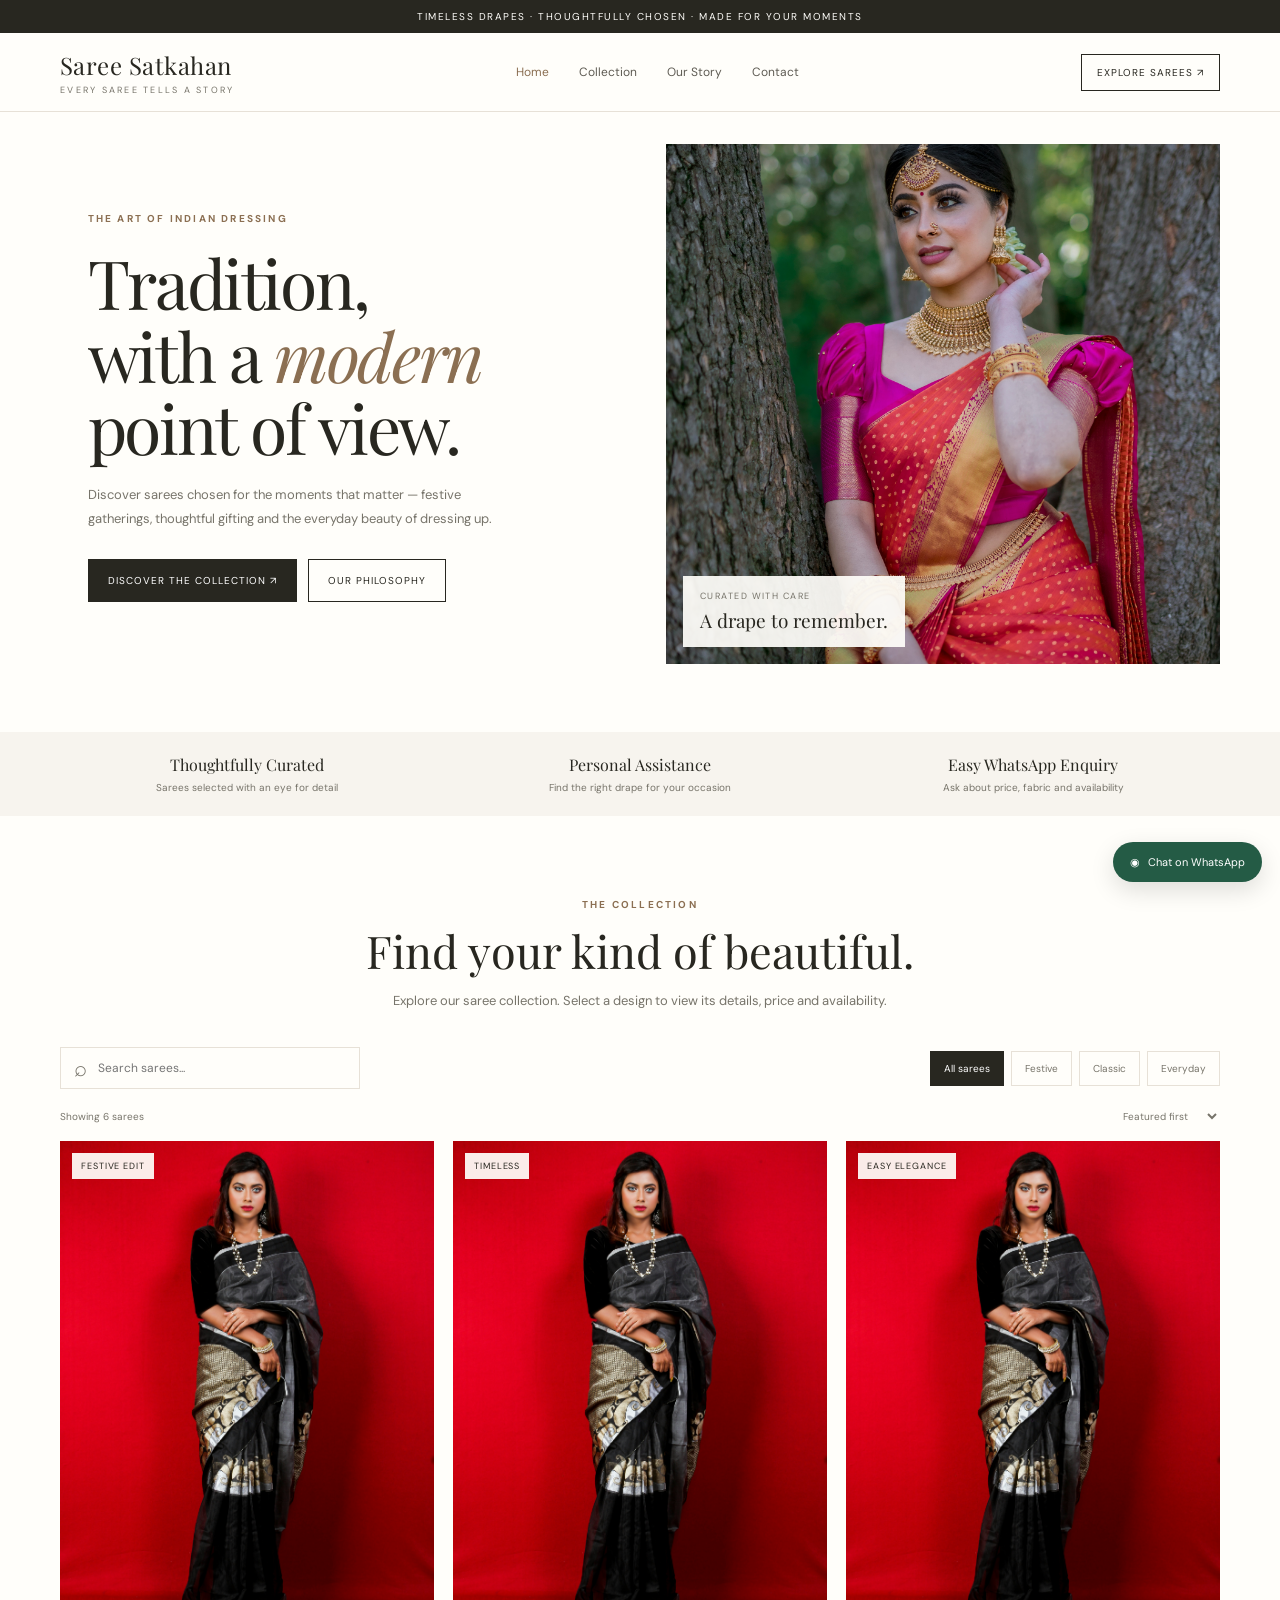
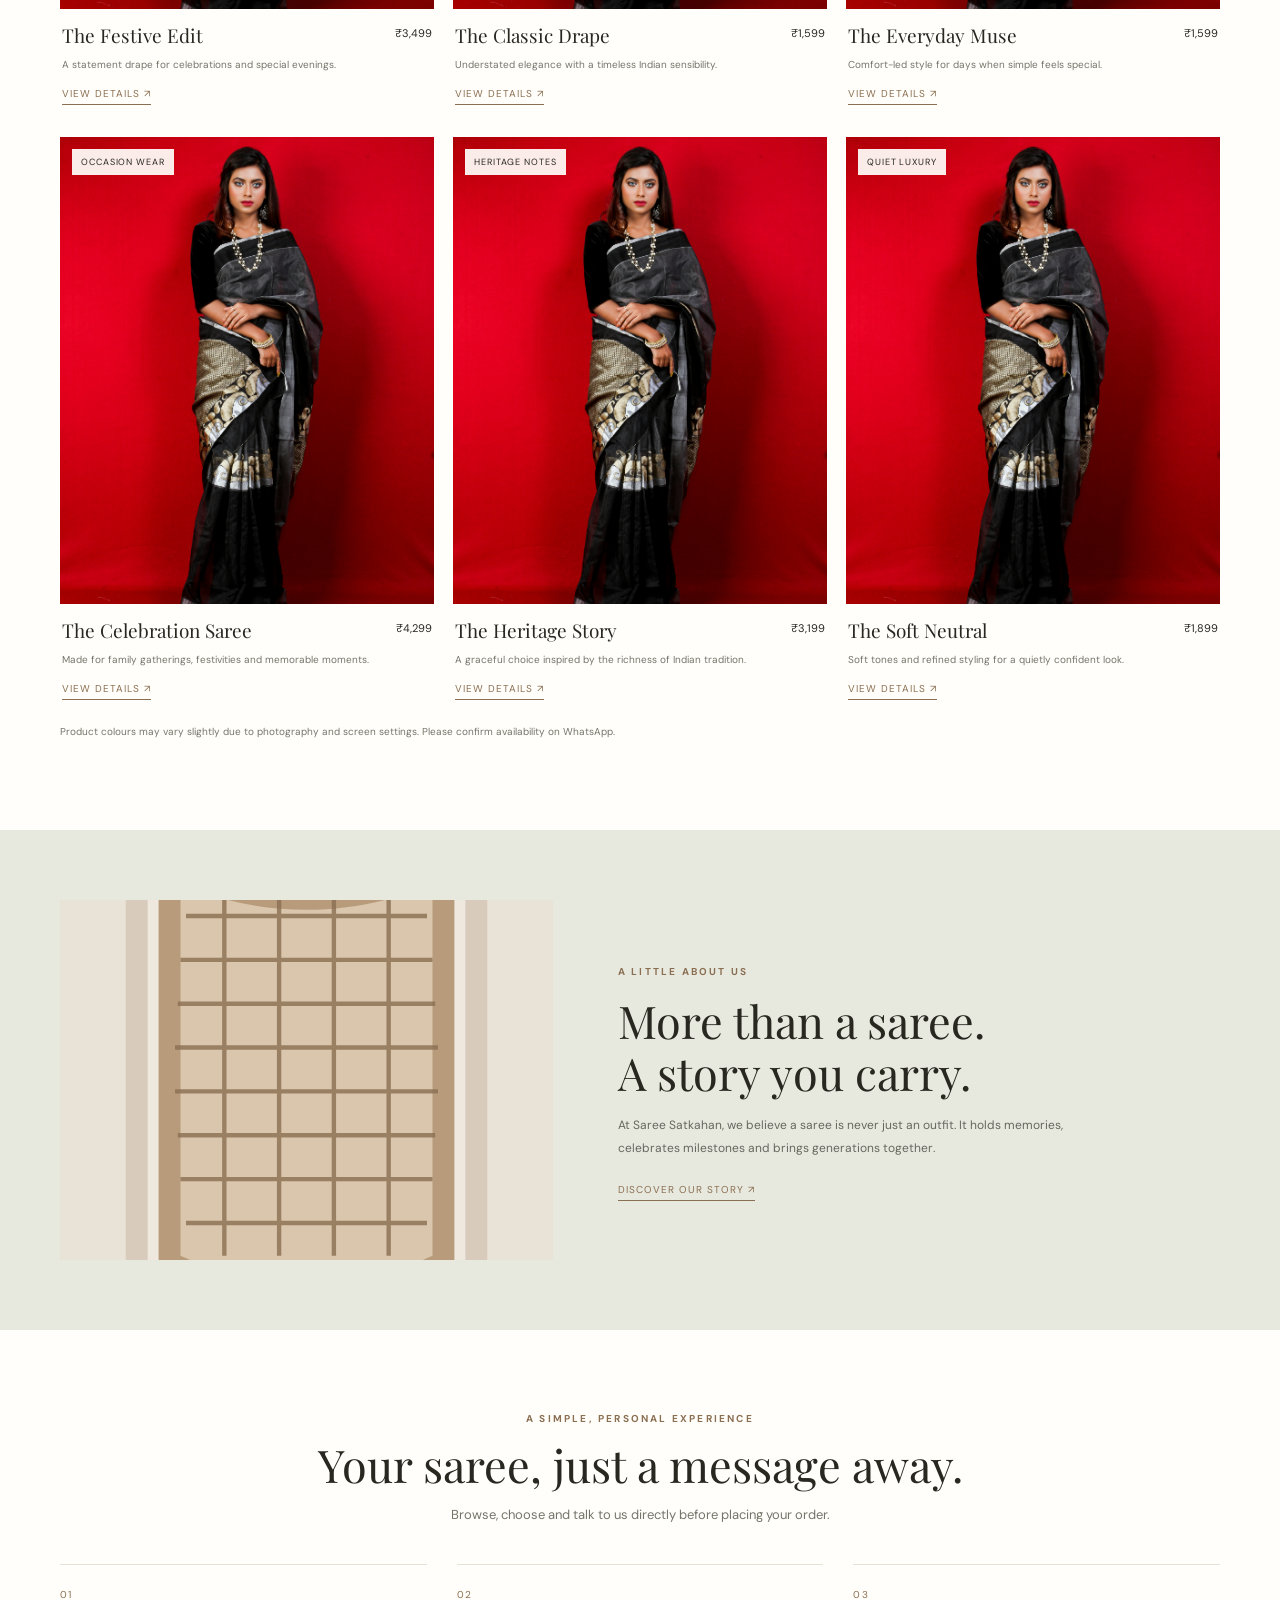
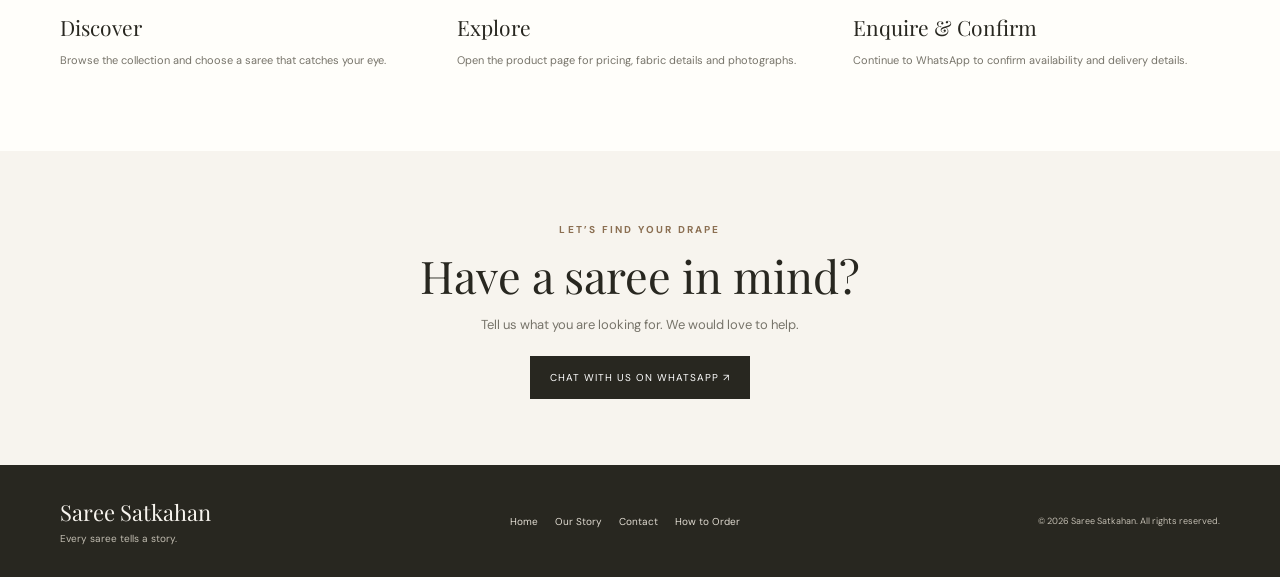
<file: index.html>
<!doctype html>
<html lang="en">
<head>
  <meta charset="utf-8"><meta name="viewport" content="width=device-width,initial-scale=1">
  <meta name="theme-color" content="#f7f4ee">
  <meta name="description" content="Discover thoughtfully selected sarees at Saree Satkahan. Explore the collection and enquire on WhatsApp.">
  <title>Saree Satkahan | Every Saree Tells a Story</title>
  <link rel="preconnect" href="https://fonts.googleapis.com"><link rel="preconnect" href="https://fonts.gstatic.com" crossorigin>
  <link href="https://fonts.googleapis.com/css2?family=DM+Sans:wght@400;500;600;700&family=Playfair+Display:wght@400;500;600&display=swap" rel="stylesheet">
  <link rel="stylesheet" href="assets/css/style.css">
</head>
<body>
  <div class="announcement">TIMELESS DRAPES · THOUGHTFULLY CHOSEN · MADE FOR YOUR MOMENTS</div>
  <header class="site-header"><nav class="nav container">
    <a class="brand" href="index.html">Saree Satkahan<span>EVERY SAREE TELLS A STORY</span></a>
    <button class="menu-toggle" aria-label="Open menu" aria-expanded="false">☰</button>
    <div class="nav-links"><a class="active" href="index.html">Home</a><a href="#collection">Collection</a><a href="about.html">Our Story</a><a href="contact.html">Contact</a></div>
    <a class="nav-cta" href="#collection">Explore Sarees ↗</a>
  </nav></header>

  <main>
    <section class="hero container">
      <div class="hero-copy"><span class="eyebrow">THE ART OF INDIAN DRESSING</span>
        <h1>Tradition,<br>with a <em>modern</em><br>point of view.</h1>
        <p>Discover sarees chosen for the moments that matter — festive gatherings, thoughtful gifting and the everyday beauty of dressing up.</p>
        <div class="button-row"><a class="btn btn-dark" href="#collection">Discover the collection ↗</a><a class="btn btn-outline" href="about.html">Our philosophy</a></div>
      </div>
      <div class="hero-image-wrap"><img class="hero-image" src="assets/images/sabesh-photography-ltd-Xqa_NWl4xEY-unsplash.jpg" alt="Saree Satkahan featured saree"><div class="image-note"><small>CURATED WITH CARE</small><strong>A drape to remember.</strong></div></div>
    </section>

    <section class="trust-strip"><div class="container trust-grid">
      <div><strong>Thoughtfully Curated</strong><span>Sarees selected with an eye for detail</span></div>
      <div><strong>Personal Assistance</strong><span>Find the right drape for your occasion</span></div>
      <div><strong>Easy WhatsApp Enquiry</strong><span>Ask about price, fabric and availability</span></div>
    </div></section>

    <section class="section container" id="collection">
      <div class="section-heading"><span class="eyebrow">THE COLLECTION</span><h2>Find your kind of beautiful.</h2><p>Explore our saree collection. Select a design to view its details, price and availability.</p></div>
      <div class="catalogue-tools"><label class="search-box"><span>⌕</span><input id="searchInput" type="search" placeholder="Search sarees..." aria-label="Search sarees"></label><div class="filters" id="categoryFilters"></div></div>
      <div class="results-line"><span id="resultCount">Loading collection…</span><select id="sortSelect" aria-label="Sort products"><option value="featured">Featured first</option><option value="price-low">Price: low to high</option><option value="price-high">Price: high to low</option><option value="name">Name: A to Z</option></select></div>
      <div class="product-grid" id="productGrid"><div class="loading">Preparing the collection…</div></div>
      <p class="catalogue-note">Product colours may vary slightly due to photography and screen settings. Please confirm availability on WhatsApp.</p>
    </section>

    <section class="story-band"><div class="container story-layout"><div class="story-photo"><img src="assets/images/placeholder-saree.svg" alt="Traditional textile detail"></div><div class="story-copy"><span class="eyebrow">A LITTLE ABOUT US</span><h2>More than a saree.<br>A story you carry.</h2><p>At Saree Satkahan, we believe a saree is never just an outfit. It holds memories, celebrates milestones and brings generations together.</p><a class="text-link" href="about.html">Discover our story ↗</a></div></div></section>

    <section class="section container ordering" id="ordering"><div class="section-heading"><span class="eyebrow">A SIMPLE, PERSONAL EXPERIENCE</span><h2>Your saree, just a message away.</h2><p>Browse, choose and talk to us directly before placing your order.</p></div><div class="steps">
      <article><span>01</span><h3>Discover</h3><p>Browse the collection and choose a saree that catches your eye.</p></article>
      <article><span>02</span><h3>Explore</h3><p>Open the product page for pricing, fabric details and photographs.</p></article>
      <article><span>03</span><h3>Enquire & Confirm</h3><p>Continue to WhatsApp to confirm availability and delivery details.</p></article>
    </div></section>
    <section class="contact-banner"><span class="eyebrow">LET’S FIND YOUR DRAPE</span><h2>Have a saree in mind?</h2><p>Tell us what you are looking for. We would love to help.</p><a class="btn btn-dark whatsapp-general" href="#">Chat with us on WhatsApp ↗</a></section>
  </main>
  <footer class="footer"><div class="container footer-inner"><div><a class="footer-brand" href="index.html">Saree Satkahan</a><p>Every saree tells a story.</p></div><div class="footer-nav"><a href="index.html">Home</a><a href="about.html">Our Story</a><a href="contact.html">Contact</a><a href="#ordering">How to Order</a></div><small>© <span class="current-year"></span> Saree Satkahan. All rights reserved.</small></div></footer>
  <a class="floating-whatsapp whatsapp-general" href="#" aria-label="Chat on WhatsApp">◉ <span>Chat on WhatsApp</span></a>
  <script src="assets/js/config.js"></script><script src="assets/js/catalogue.js"></script><script src="assets/js/home.js"></script><script src="assets/js/site.js"></script>
</body></html>
</file>
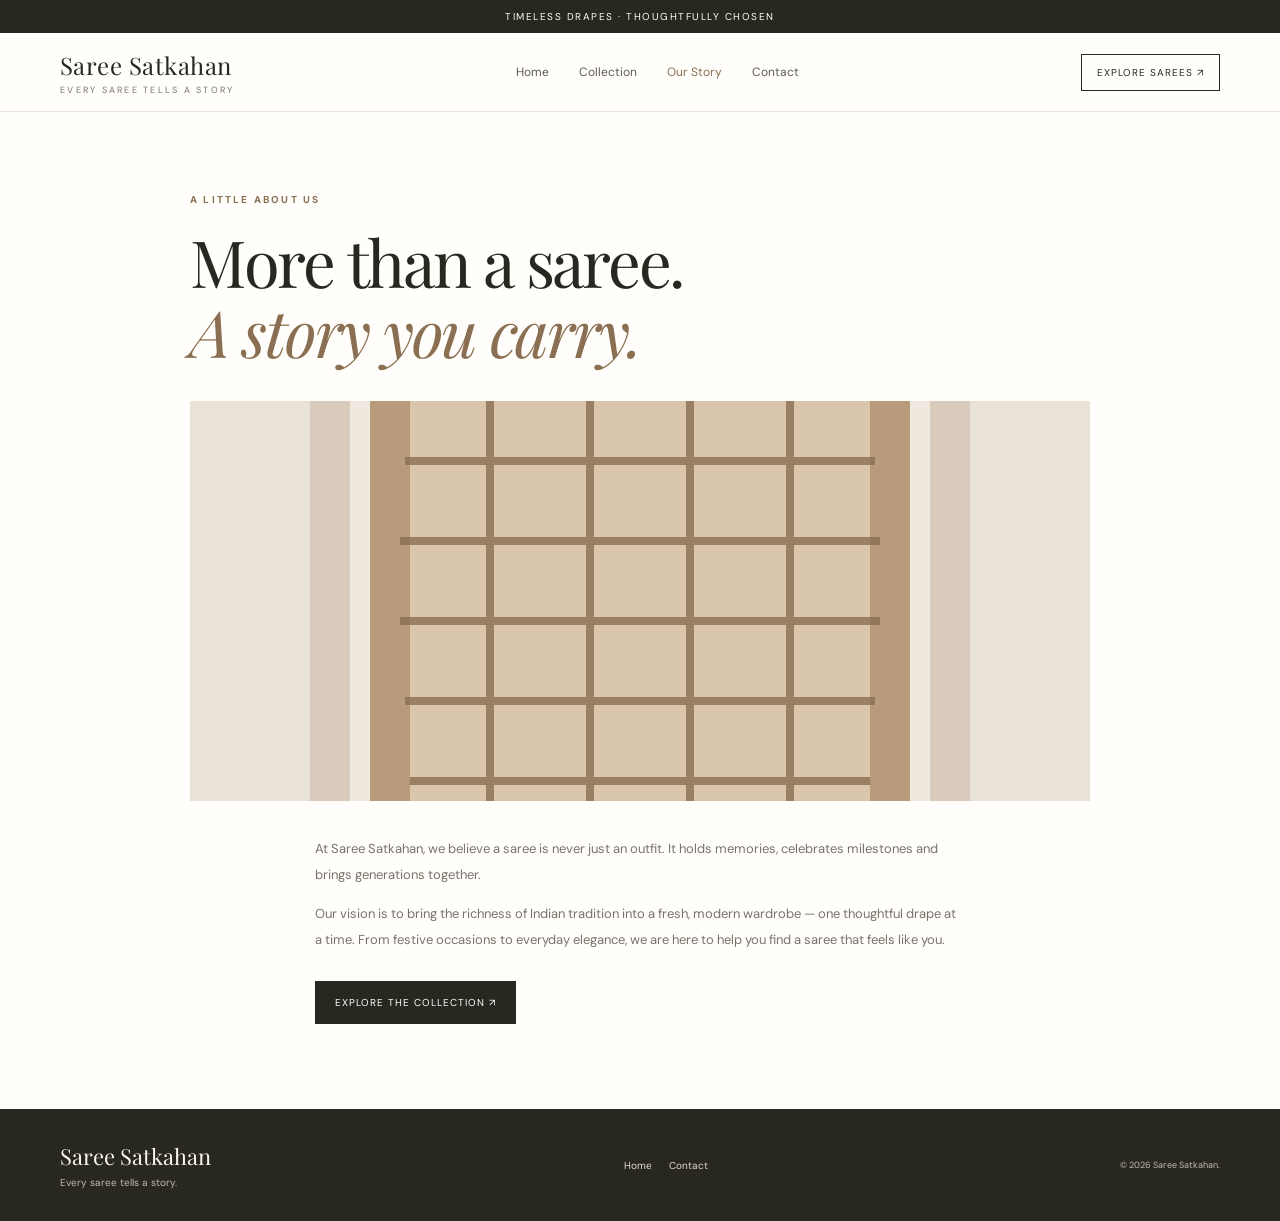
<file: about.html>
<!doctype html><html lang="en"><head><meta charset="utf-8"><meta name="viewport" content="width=device-width,initial-scale=1"><title>Our Story | Saree Satkahan</title><link rel="preconnect" href="https://fonts.googleapis.com"><link href="https://fonts.googleapis.com/css2?family=DM+Sans:wght@400;500;600;700&family=Playfair+Display:wght@400;500;600&display=swap" rel="stylesheet"><link rel="stylesheet" href="assets/css/style.css"></head><body><div class="announcement">TIMELESS DRAPES · THOUGHTFULLY CHOSEN</div><header class="site-header"><nav class="nav container"><a class="brand" href="index.html">Saree Satkahan<span>EVERY SAREE TELLS A STORY</span></a><button class="menu-toggle" aria-label="Open menu">☰</button><div class="nav-links"><a href="index.html">Home</a><a href="index.html#collection">Collection</a><a class="active" href="about.html">Our Story</a><a href="contact.html">Contact</a></div><a class="nav-cta" href="index.html#collection">Explore Sarees ↗</a></nav></header><main class="container content-page"><span class="eyebrow">A LITTLE ABOUT US</span><h1>More than a saree.<br><em>A story you carry.</em></h1><div class="content-image"><img src="assets/images/placeholder-saree.svg" alt="Saree Satkahan textile"></div><div class="narrow-copy"><p>At Saree Satkahan, we believe a saree is never just an outfit. It holds memories, celebrates milestones and brings generations together.</p><p>Our vision is to bring the richness of Indian tradition into a fresh, modern wardrobe — one thoughtful drape at a time. From festive occasions to everyday elegance, we are here to help you find a saree that feels like you.</p><a class="btn btn-dark" href="index.html#collection">Explore the collection ↗</a></div></main><footer class="footer"><div class="container footer-inner"><div><a class="footer-brand" href="index.html">Saree Satkahan</a><p>Every saree tells a story.</p></div><div class="footer-nav"><a href="index.html">Home</a><a href="contact.html">Contact</a></div><small>© <span class="current-year"></span> Saree Satkahan.</small></div></footer><script src="assets/js/config.js"></script><script src="assets/js/site.js"></script></body></html>
</file>
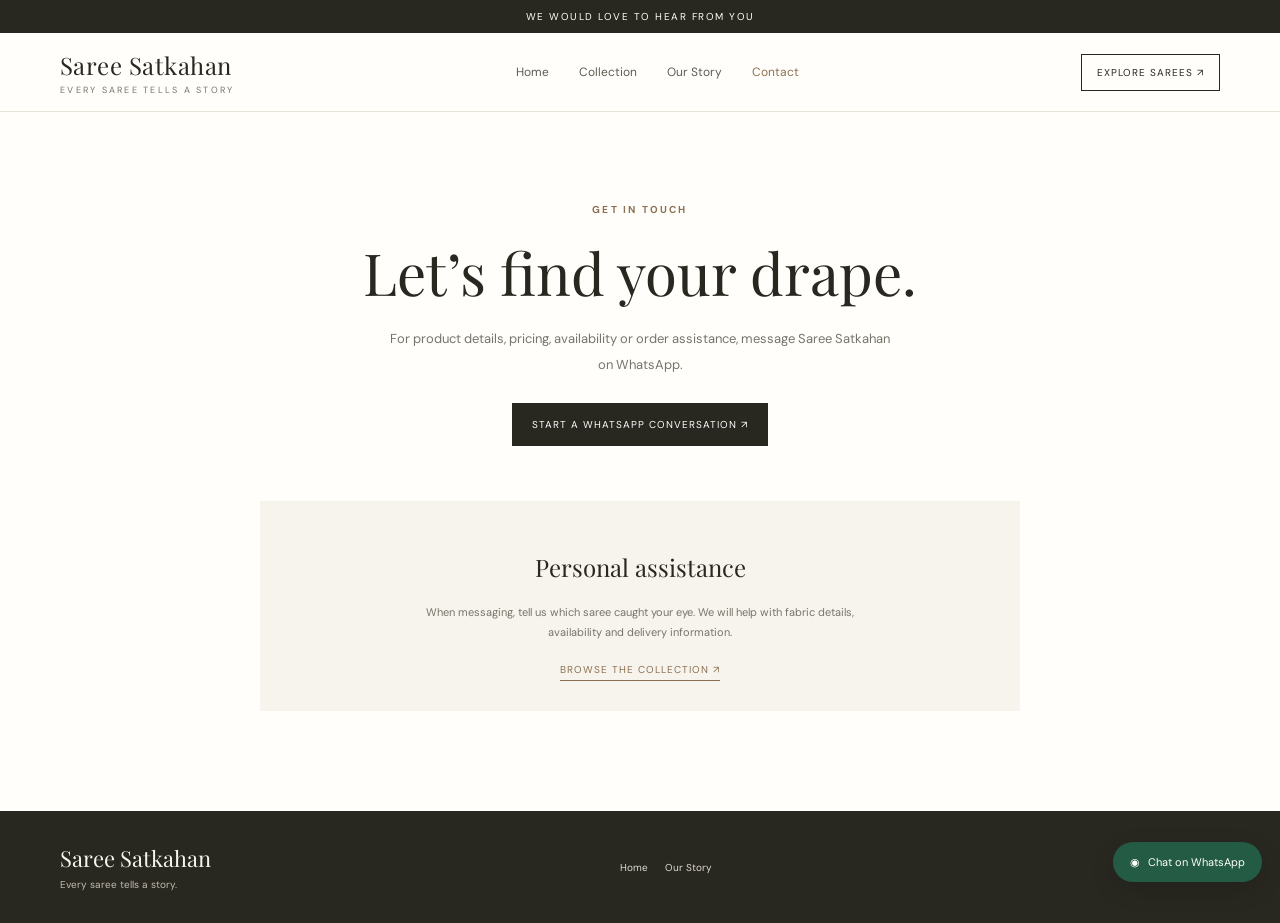
<file: contact.html>
<!doctype html><html lang="en"><head><meta charset="utf-8"><meta name="viewport" content="width=device-width,initial-scale=1"><title>Contact | Saree Satkahan</title><link rel="preconnect" href="https://fonts.googleapis.com"><link href="https://fonts.googleapis.com/css2?family=DM+Sans:wght@400;500;600;700&family=Playfair+Display:wght@400;500;600&display=swap" rel="stylesheet"><link rel="stylesheet" href="assets/css/style.css"></head><body><div class="announcement">WE WOULD LOVE TO HEAR FROM YOU</div><header class="site-header"><nav class="nav container"><a class="brand" href="index.html">Saree Satkahan<span>EVERY SAREE TELLS A STORY</span></a><button class="menu-toggle" aria-label="Open menu">☰</button><div class="nav-links"><a href="index.html">Home</a><a href="index.html#collection">Collection</a><a href="about.html">Our Story</a><a class="active" href="contact.html">Contact</a></div><a class="nav-cta" href="index.html#collection">Explore Sarees ↗</a></nav></header><main class="container contact-page"><span class="eyebrow">GET IN TOUCH</span><h1>Let’s find your drape.</h1><p>For product details, pricing, availability or order assistance, message Saree Satkahan on WhatsApp.</p><a class="btn btn-dark whatsapp-general" href="#">Start a WhatsApp conversation ↗</a><div class="contact-card"><h2>Personal assistance</h2><p>When messaging, tell us which saree caught your eye. We will help with fabric details, availability and delivery information.</p><a class="text-link" href="index.html#collection">Browse the collection ↗</a></div></main><footer class="footer"><div class="container footer-inner"><div><a class="footer-brand" href="index.html">Saree Satkahan</a><p>Every saree tells a story.</p></div><div class="footer-nav"><a href="index.html">Home</a><a href="about.html">Our Story</a></div><small>© <span class="current-year"></span> Saree Satkahan.</small></div></footer><a class="floating-whatsapp whatsapp-general" href="#">◉ <span>Chat on WhatsApp</span></a><script src="assets/js/config.js"></script><script src="assets/js/site.js"></script></body></html>
</file>
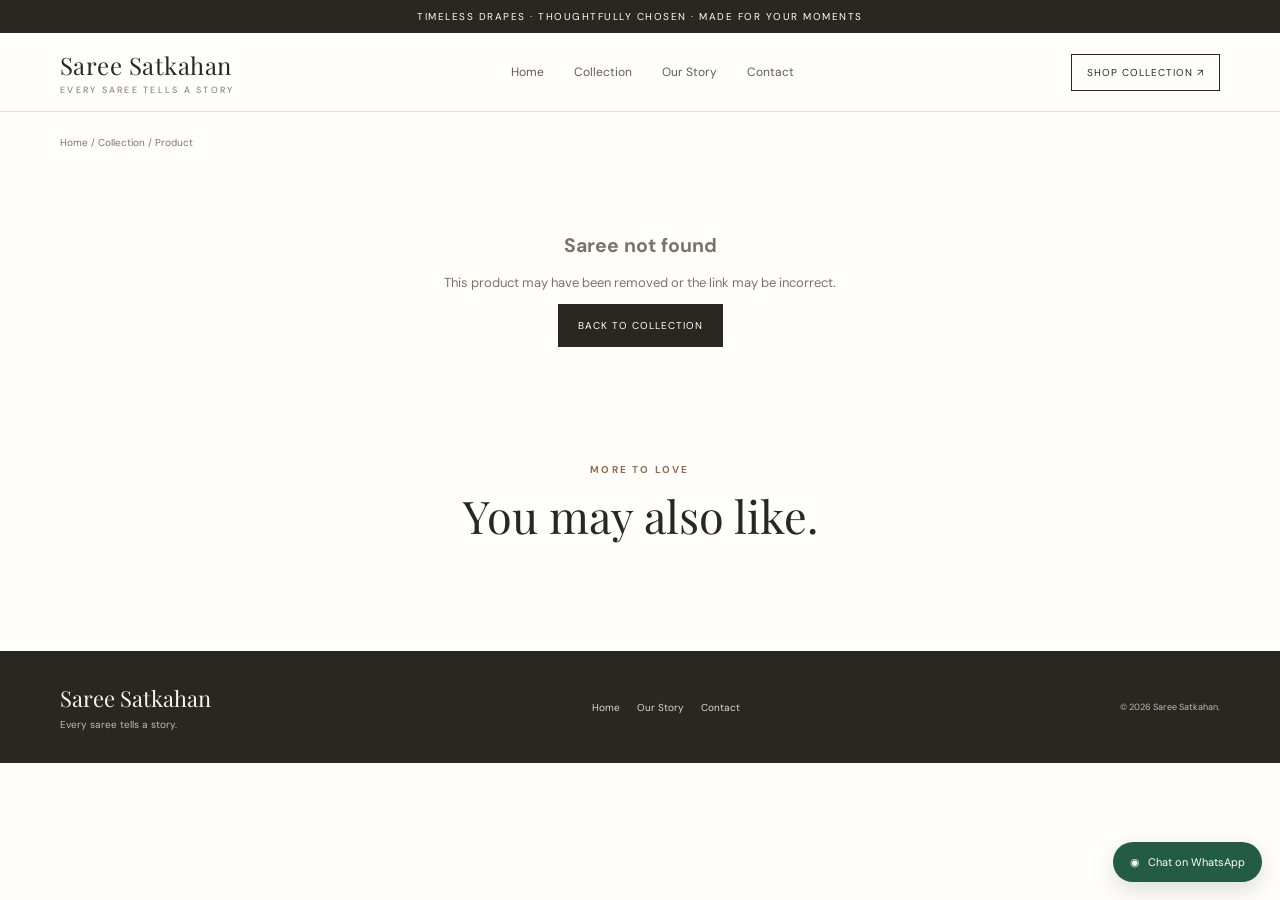
<file: product.html>
<!doctype html>
<html lang="en"><head><meta charset="utf-8"><meta name="viewport" content="width=device-width,initial-scale=1"><meta name="theme-color" content="#f7f4ee"><title>Saree Details | Saree Satkahan</title>
<link rel="preconnect" href="https://fonts.googleapis.com"><link rel="preconnect" href="https://fonts.gstatic.com" crossorigin><link href="https://fonts.googleapis.com/css2?family=DM+Sans:wght@400;500;600;700&family=Playfair+Display:wght@400;500;600&display=swap" rel="stylesheet"><link rel="stylesheet" href="assets/css/style.css"></head>
<body><div class="announcement">TIMELESS DRAPES · THOUGHTFULLY CHOSEN · MADE FOR YOUR MOMENTS</div>
<header class="site-header"><nav class="nav container"><a class="brand" href="index.html">Saree Satkahan<span>EVERY SAREE TELLS A STORY</span></a><button class="menu-toggle" aria-label="Open menu" aria-expanded="false">☰</button><div class="nav-links"><a href="index.html">Home</a><a href="index.html#collection">Collection</a><a href="about.html">Our Story</a><a href="contact.html">Contact</a></div><a class="nav-cta" href="index.html#collection">Shop Collection ↗</a></nav></header>
<main class="container product-page"><div class="breadcrumbs"><a href="index.html">Home</a> / <a href="index.html#collection">Collection</a> / <span id="crumbName">Product</span></div><div id="productDetail" class="product-detail"><div class="loading">Loading product…</div></div><section class="related-section"><div class="section-heading"><span class="eyebrow">MORE TO LOVE</span><h2>You may also like.</h2></div><div class="product-grid related-grid" id="relatedGrid"></div></section></main>
<footer class="footer"><div class="container footer-inner"><div><a class="footer-brand" href="index.html">Saree Satkahan</a><p>Every saree tells a story.</p></div><div class="footer-nav"><a href="index.html">Home</a><a href="about.html">Our Story</a><a href="contact.html">Contact</a></div><small>© <span class="current-year"></span> Saree Satkahan.</small></div></footer><a class="floating-whatsapp whatsapp-general" href="#">◉ <span>Chat on WhatsApp</span></a>
<script src="assets/js/config.js"></script><script src="assets/js/catalogue.js"></script><script src="assets/js/product.js"></script><script src="assets/js/site.js"></script></body></html>
</file>
<file: assets/css/style.css>
:root{--paper:#f7f4ee;--white:#fffefa;--ink:#282720;--muted:#77746a;--line:#e7e1d7;--accent:#8b6f52;--accent-dark:#65503b;--sage:#e7e9df;--serif:"Playfair Display",Georgia,serif;--sans:"DM Sans",Arial,sans-serif}
*{box-sizing:border-box}html{scroll-behavior:smooth;scroll-padding-top:100px}body{margin:0;background:var(--white);color:var(--ink);font-family:var(--sans);-webkit-font-smoothing:antialiased}a{color:inherit;text-decoration:none}button,input,select{font:inherit}.container{width:min(1160px,calc(100% - 48px));margin-inline:auto}
.announcement{background:var(--ink);color:var(--white);text-align:center;font-size:10px;letter-spacing:.15em;padding:10px 16px}.site-header{position:sticky;top:0;z-index:20;background:#fffefaed;backdrop-filter:blur(12px);border-bottom:1px solid var(--line)}.nav{min-height:78px;display:flex;align-items:center;justify-content:space-between;gap:25px}.brand{font:24px var(--serif);letter-spacing:.02em;white-space:nowrap}.brand span{display:block;font:9px var(--sans);letter-spacing:.25em;text-align:center;margin-top:3px;color:var(--muted)}.nav-links{display:flex;gap:30px;font-size:12px;color:#5e5b53}.nav-links a:hover,.nav-links a.active{color:var(--accent)}.nav-cta{border:1px solid var(--ink);padding:11px 15px;font-size:10px;letter-spacing:.1em;text-transform:uppercase}.menu-toggle{display:none;background:none;border:0;font-size:23px}
.hero{display:grid;grid-template-columns:1fr 1fr;align-items:center;gap:52px;padding-top:32px;padding-bottom:68px}.hero-copy{padding-left:5%}.eyebrow{font-size:10px;letter-spacing:.22em;text-transform:uppercase;color:var(--accent);font-weight:700}.hero h1,.content-page h1{font:400 clamp(43px,5.3vw,72px)/1.07 var(--serif);letter-spacing:-.035em;margin:19px 0}.hero h1 em,.content-page h1 em{color:var(--accent);font-weight:400}.hero-copy p,.section-heading p,.contact-banner p{font-size:13px;line-height:1.9;color:var(--muted);max-width:430px}.button-row{display:flex;gap:11px;flex-wrap:wrap;margin-top:27px}.btn{display:inline-flex;align-items:center;justify-content:center;border:1px solid var(--ink);padding:14px 19px;font-size:10px;letter-spacing:.1em;text-transform:uppercase;cursor:pointer;transition:.2s}.btn-dark{background:var(--ink);color:white}.btn-dark:hover{background:var(--accent-dark);border-color:var(--accent-dark)}.btn-outline{background:transparent}.btn-outline:hover{background:var(--paper)}.hero-image-wrap{height:520px;position:relative;background:var(--paper);overflow:hidden}.hero-image{width:100%;height:100%;object-fit:cover}.image-note{position:absolute;left:17px;bottom:17px;background:#fffefaed;padding:14px 17px;min-width:190px}.image-note small,.image-note strong{display:block}.image-note small{font-size:9px;letter-spacing:.16em;color:var(--muted)}.image-note strong{font:19px var(--serif);margin-top:5px}
.trust-strip{background:var(--paper);padding:22px 0}.trust-grid{display:grid;grid-template-columns:repeat(3,1fr);gap:20px;text-align:center}.trust-grid strong{font:16px var(--serif)}.trust-grid span{display:block;font-size:10px;color:var(--muted);margin-top:5px}
.section{padding-top:76px;padding-bottom:80px}.section-heading{text-align:center;margin:0 auto 34px}.section-heading h2,.story-copy h2,.contact-banner h2{font:400 clamp(31px,4vw,45px)/1.15 var(--serif);margin:12px 0}.section-heading p{margin:0 auto;max-width:510px}.catalogue-tools{display:flex;justify-content:space-between;gap:18px;align-items:center;margin-bottom:20px}.search-box{display:flex;align-items:center;gap:9px;border:1px solid var(--line);padding:0 13px;width:min(300px,100%);height:42px;color:var(--muted)}.search-box input{border:0;outline:0;width:100%;background:transparent;font-size:12px}.search-box span{font-size:22px}.filters{display:flex;gap:7px;flex-wrap:wrap;justify-content:flex-end}.filter-chip{border:1px solid var(--line);background:transparent;padding:10px 13px;font-size:10px;color:var(--muted);cursor:pointer}.filter-chip.active,.filter-chip:hover{background:var(--ink);border-color:var(--ink);color:white}.results-line{display:flex;justify-content:space-between;align-items:center;color:var(--muted);font-size:10px;margin:0 0 17px}.results-line select{border:0;background:transparent;color:var(--muted);font-size:10px;outline:0}.product-grid{display:grid;grid-template-columns:repeat(3,minmax(0,1fr));gap:32px 19px}.product-card{min-width:0}.product-card-link{display:block}.product-card-image{position:relative;aspect-ratio:4/5;background:var(--paper);overflow:hidden}.product-card-image img{width:100%;height:100%;object-fit:cover;display:block;transition:transform .5s}.product-card:hover img{transform:scale(1.04)}.product-badge{position:absolute;top:12px;left:12px;background:#fffefaed;padding:7px 9px;font-size:9px;letter-spacing:.1em;text-transform:uppercase}.product-card-info{padding:13px 2px 0}.product-card-title{display:flex;justify-content:space-between;gap:10px;align-items:flex-start}.product-card-title h3{font:19px var(--serif);font-weight:400;margin:0}.product-card-title span{font-size:11px;white-space:nowrap;margin-top:4px}.product-card-info p{font-size:10px;line-height:1.7;color:var(--muted);margin:8px 0}.view-link,.text-link{display:inline-block;font-size:10px;letter-spacing:.1em;text-transform:uppercase;border-bottom:1px solid var(--accent);padding-bottom:4px;color:var(--accent)}.catalogue-note,.small-note{font-size:10px;line-height:1.7;color:var(--muted);margin-top:23px}.loading,.empty-state,.error{padding:45px 15px;text-align:center;color:var(--muted);grid-column:1/-1;font-size:13px}.error{color:#a43e32}
.story-band{background:var(--sage)}.story-layout{display:grid;grid-template-columns:.9fr 1.1fr;gap:65px;align-items:center;padding-top:70px;padding-bottom:70px}.story-photo{height:360px;background:#d9d0c1;overflow:hidden}.story-photo img{width:100%;height:100%;object-fit:cover}.story-copy h2{margin:15px 0}.story-copy p{font-size:12px;line-height:1.9;color:#66675e;max-width:470px}.story-copy .text-link{margin-top:12px}.steps{display:grid;grid-template-columns:repeat(3,1fr);gap:30px;margin-top:36px}.steps article{border-top:1px solid var(--line);padding-top:17px}.steps article>span{font-size:10px;color:var(--accent);letter-spacing:.12em}.steps h3{font:21px var(--serif);font-weight:400;margin:10px 0}.steps p{font-size:11px;line-height:1.8;color:var(--muted);margin:0}.contact-banner{text-align:center;background:var(--paper);padding:66px 20px}.contact-banner p{margin:0 auto}.contact-banner .btn{margin-top:18px}
.footer{background:var(--ink);color:var(--paper);padding:32px 0}.footer-inner{display:flex;justify-content:space-between;align-items:center;gap:22px}.footer-brand{font:22px var(--serif)}.footer-inner p{font-size:10px;color:#c2bdb1;margin:5px 0 0}.footer-inner small{font-size:9px;color:#c2bdb1}.footer-nav{display:flex;gap:17px;flex-wrap:wrap}.footer-nav a{font-size:10px;color:#e0dbd1}.floating-whatsapp{position:fixed;right:18px;bottom:18px;z-index:30;background:#245b45;color:white;padding:13px 17px;border-radius:40px;box-shadow:0 8px 24px #0002;font-size:11px;display:flex;gap:8px;align-items:center}
.product-page{padding-top:24px}.breadcrumbs{font-size:10px;color:var(--muted);margin-bottom:23px}.breadcrumbs a:hover{color:var(--accent)}.product-detail{display:grid;grid-template-columns:1.05fr .95fr;gap:55px;align-items:start}.main-product-image{aspect-ratio:4/5;background:var(--paper);overflow:hidden}.main-product-image img{width:100%;height:100%;object-fit:cover}.thumbnail-row{display:flex;gap:10px;margin-top:10px}.thumbnail{width:70px;height:85px;padding:0;border:1px solid transparent;background:var(--paper);cursor:pointer}.thumbnail.selected{border-color:var(--accent)}.thumbnail img{width:100%;height:100%;object-fit:cover}.product-summary{padding:24px 0;position:sticky;top:110px}.product-summary h1{font:400 clamp(34px,4vw,49px)/1.12 var(--serif);margin:13px 0}.detail-price{font-size:17px;margin:14px 0 20px}.detail-description{font-size:12px;line-height:1.9;color:var(--muted)}.detail-specs{border-top:1px solid var(--line);border-bottom:1px solid var(--line);margin:25px 0;display:grid;grid-template-columns:1fr 1fr;gap:17px;padding:18px 0}.detail-specs div{display:flex;flex-direction:column;gap:5px}.detail-specs span{font-size:9px;letter-spacing:.12em;text-transform:uppercase;color:var(--muted)}.detail-specs strong{font-size:11px;font-weight:500}.buy-now{width:100%;padding:17px}.product-summary .small-note{margin:12px 0 20px}.related-section{padding:65px 0 75px}.related-grid{grid-template-columns:repeat(3,minmax(0,1fr))}
.content-page{padding-top:75px;padding-bottom:85px;max-width:900px}.content-page h1{font-size:clamp(42px,6vw,65px)}.content-image{height:400px;background:var(--paper);margin:35px 0}.content-image img{width:100%;height:100%;object-fit:cover}.narrow-copy{max-width:650px;margin:auto}.narrow-copy p,.contact-page>p{font-size:13px;line-height:2;color:var(--muted)}.narrow-copy .btn{margin-top:15px}.contact-page{padding-top:85px;padding-bottom:100px;max-width:760px;text-align:center}.contact-page h1{font:400 clamp(38px,5vw,58px) var(--serif);margin:15px 0}.contact-page>p{max-width:500px;margin:0 auto 25px}.contact-card{background:var(--paper);padding:30px;margin-top:55px}.contact-card h2{font:24px var(--serif);font-weight:400}.contact-card p{font-size:11px;line-height:1.8;color:var(--muted);max-width:440px;margin:0 auto 15px}
@media(max-width:760px){.container{width:min(100% - 32px,600px)}.nav{min-height:68px;gap:10px}.brand{font-size:20px}.brand span{font-size:8px}.menu-toggle{display:block;margin-left:auto}.nav-cta{padding:9px;font-size:9px}.nav-links{display:none;position:absolute;top:100%;left:0;right:0;background:var(--white);padding:18px 22px;border-bottom:1px solid var(--line);flex-direction:column;gap:18px}.nav-links.open{display:flex}.hero{grid-template-columns:1fr;padding-top:15px;padding-bottom:42px;gap:20px}.hero-image-wrap{height:390px;grid-row:1}.hero-copy{padding:10px 2% 0}.hero h1{font-size:48px;margin:14px 0}.hero-copy p{font-size:12px}.trust-grid{gap:10px}.trust-grid strong{font-size:13px}.trust-grid span{font-size:9px;line-height:1.5}.section{padding-top:55px;padding-bottom:58px}.section-heading{margin-bottom:26px}.catalogue-tools{align-items:stretch;flex-direction:column}.search-box{width:100%}.filters{justify-content:flex-start}.product-grid{grid-template-columns:repeat(2,minmax(0,1fr));gap:25px 12px}.product-card-title{display:block}.product-card-title h3{font-size:17px}.product-card-title span{display:block;margin-top:5px}.product-card-info p{font-size:9px}.story-layout{grid-template-columns:1fr;gap:25px;padding-top:48px;padding-bottom:48px}.story-photo{height:300px}.steps{grid-template-columns:1fr;gap:23px}.contact-banner{padding:50px 18px}.footer-inner{align-items:flex-start;flex-direction:column}.product-detail{grid-template-columns:1fr;gap:20px}.product-summary{position:static;padding:5px 0}.product-summary h1{font-size:38px}.related-grid{grid-template-columns:repeat(2,minmax(0,1fr))}.content-page{padding-top:50px;padding-bottom:60px}.content-image{height:300px}.floating-whatsapp{right:11px;bottom:11px;padding:12px 14px}}
@media(max-width:380px){.product-grid,.related-grid{grid-template-columns:1fr}.product-card-title{display:flex}.product-card-title span{display:inline}.hero h1{font-size:42px}.nav-cta{display:none}}
</file>
